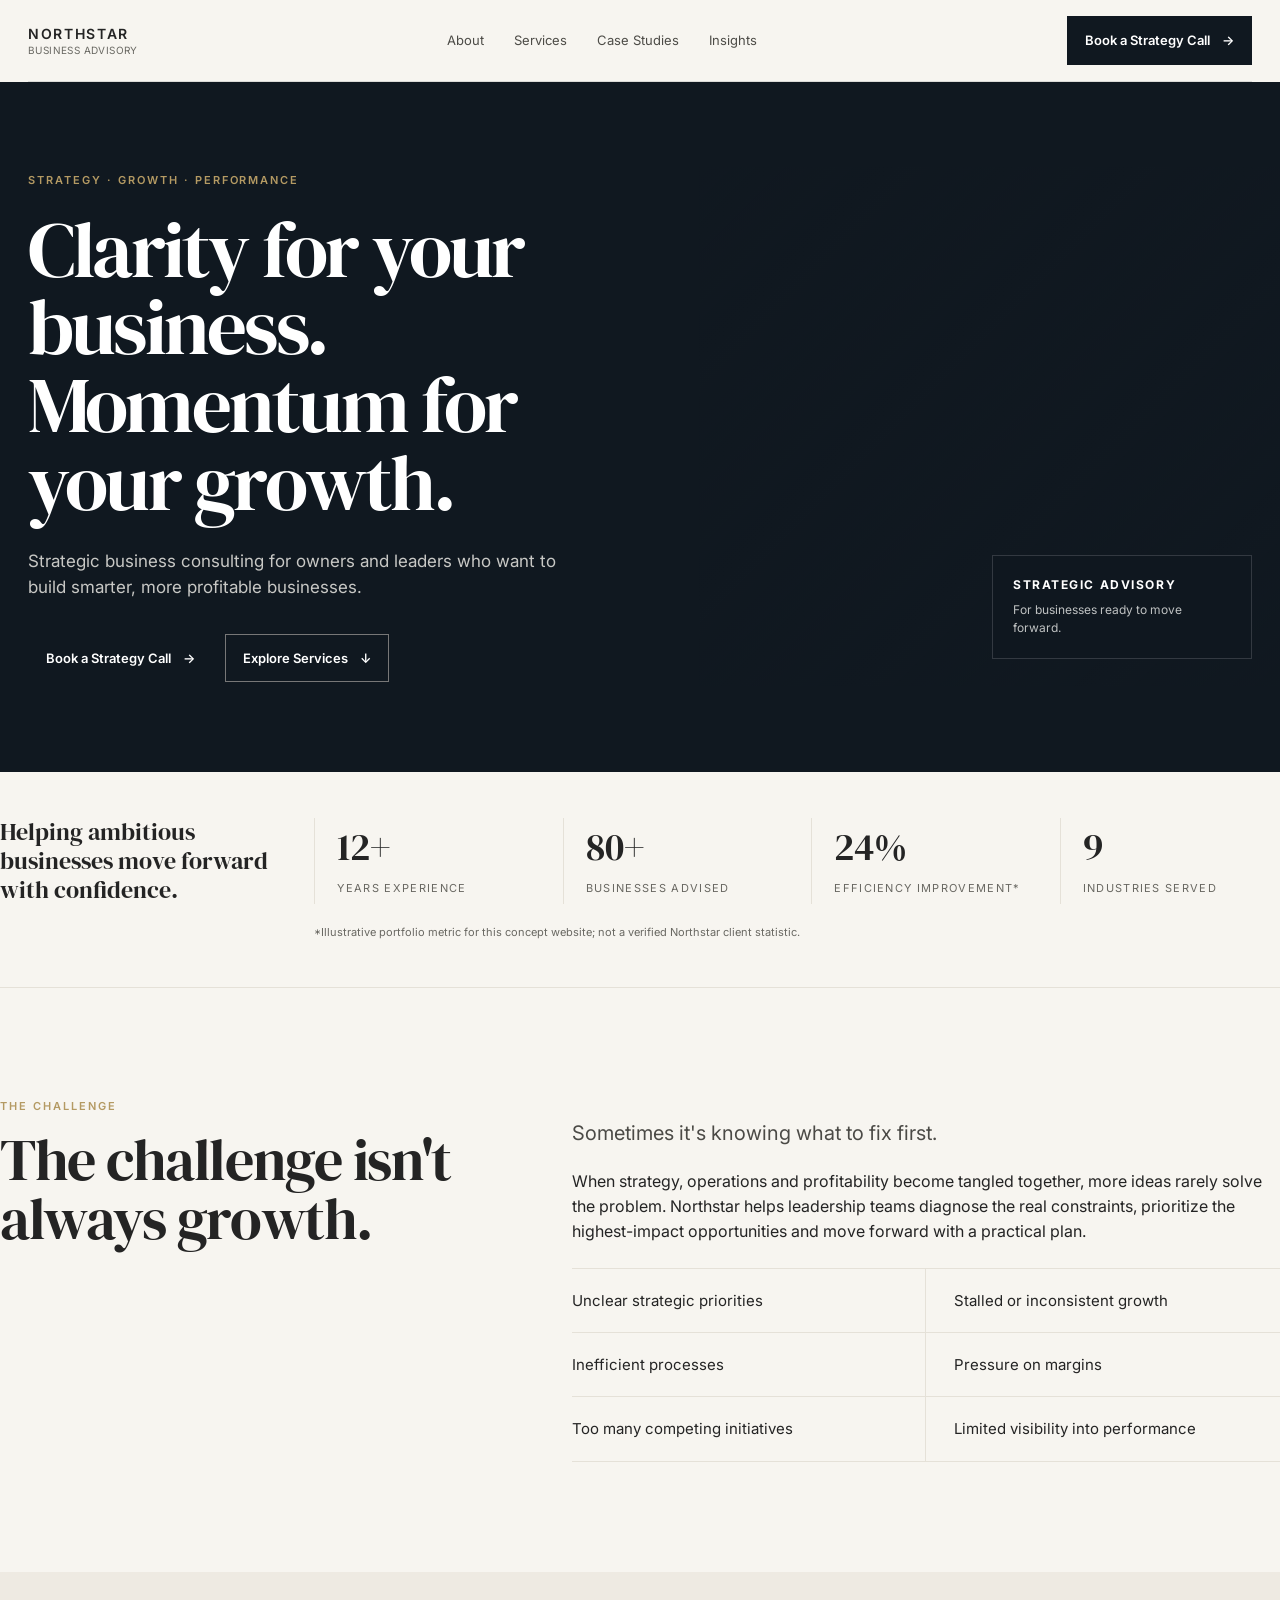
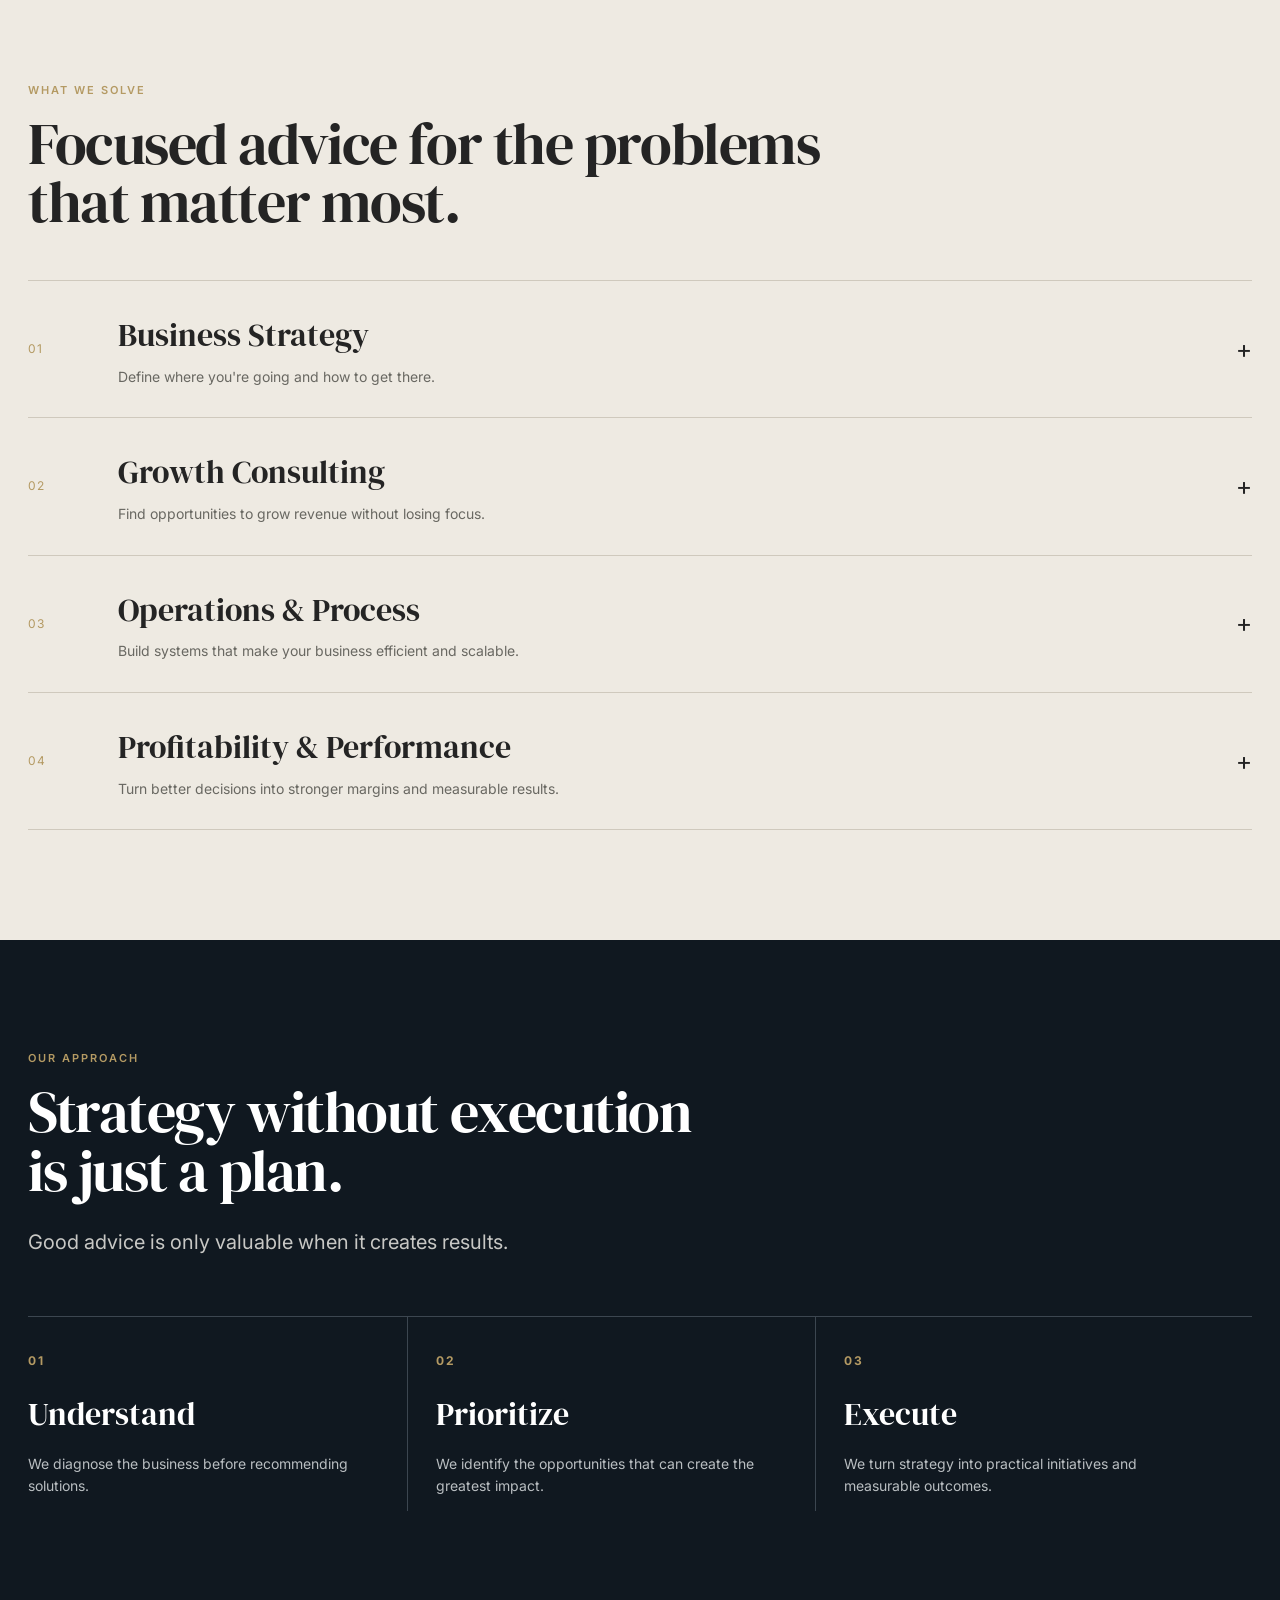
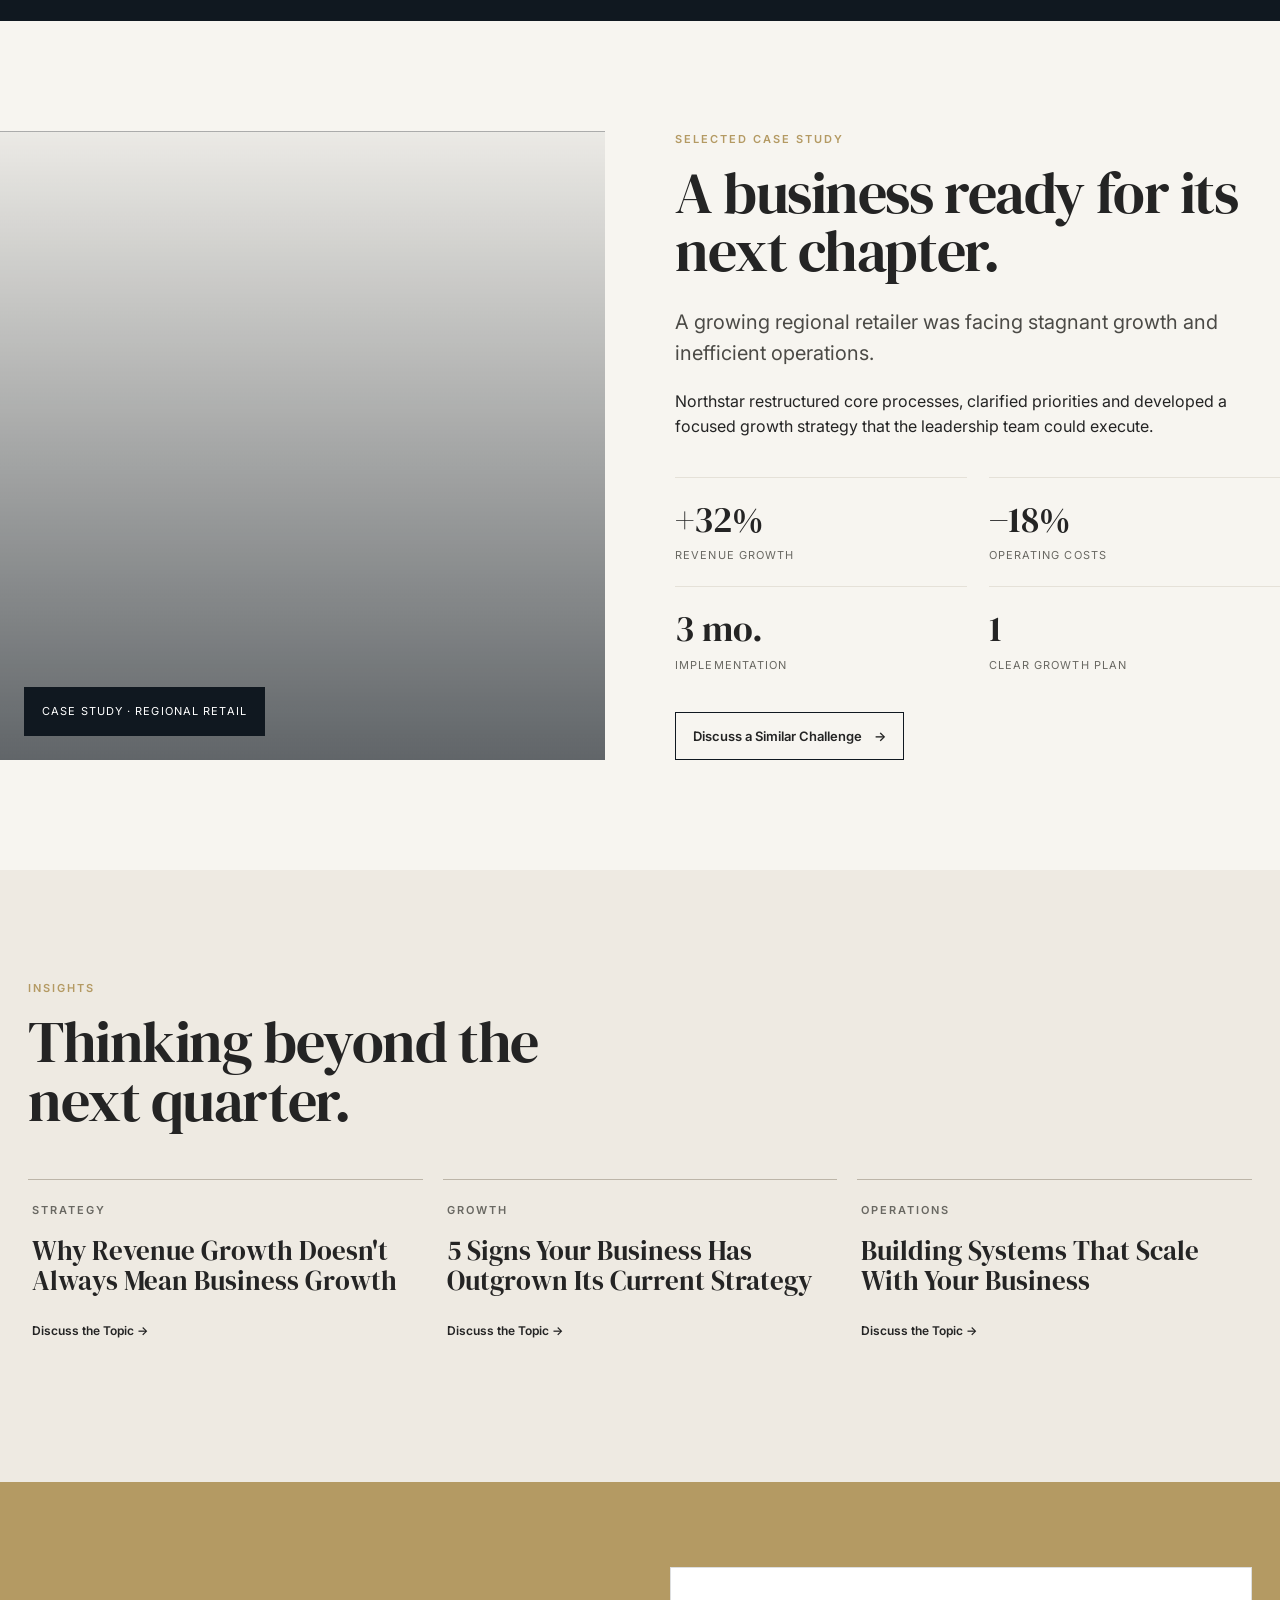
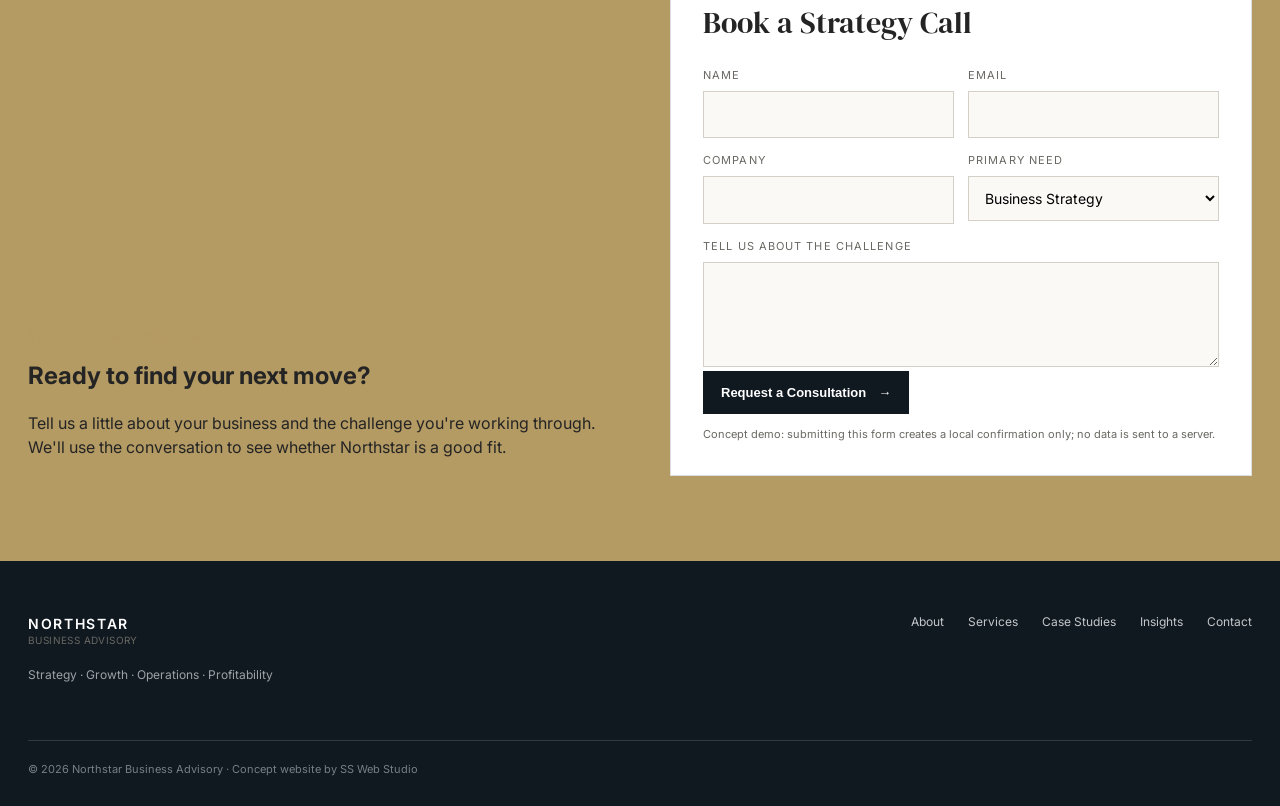
<file: index.html>
<!doctype html>
<html lang="en">
<head>
<meta charset="utf-8">
<meta name="viewport" content="width=device-width, initial-scale=1">

<title>Northstar Business Advisory</title>

<meta name="description" content="Strategic business consulting for owners and leaders who want to build smarter, more profitable businesses.">

<!-- Open Graph / Social Sharing -->
<meta property="og:title" content="Northstar Business Advisory">
<meta property="og:description" content="Strategic business consulting for owners and leaders who want to build smarter, more profitable businesses.">
<meta property="og:type" content="website">
<meta property="og:image" content="https://images.unsplash.com/photo-1497366811353-6870744d04b2?auto=format&fit=crop&w=1600&q=85">

<!-- Favicon -->
<link rel="icon" href="data:image/svg+xml,%3Csvg xmlns='http://www.w3.org/2000/svg' viewBox='0 0 100 100'%3E%3Crect width='100' height='100' fill='%23101820'/%3E%3Cpath d='M50 18 L57 43 L82 50 L57 57 L50 82 L43 57 L18 50 L43 43 Z' fill='%23b49a63'/%3E%3C/svg%3E">

<!-- Fonts -->
<link rel="preconnect" href="https://fonts.googleapis.com">
<link rel="preconnect" href="https://fonts.gstatic.com" crossorigin>
<link href="https://fonts.googleapis.com/css2?family=DM+Serif+Display&family=Inter:wght@400;500;600&display=swap" rel="stylesheet">

<style>

:root{
  --ink:#101820;
  --ivory:#f7f5f0;
  --stone:#e5e1d8;
  --text:#242424;
  --gold:#b49a63;
  --muted:#696862;
  --max:1280px;
}

*{
  box-sizing:border-box;
}

html{
  scroll-behavior:smooth;
}

body{
  margin:0;
  background:var(--ivory);
  color:var(--text);
  font-family:Inter,system-ui,sans-serif;
  line-height:1.55;
}

body.menu-open{
  overflow:hidden;
}

a{
  color:inherit;
  text-decoration:none;
}

.wrap{
  max-width:var(--max);
  margin:auto;
  padding:0 28px;
}

/* =========================
   NAVIGATION
========================= */

header.wrap{
  position:relative;
  z-index:50;
}

.nav{
  height:82px;
  display:flex;
  align-items:center;
  justify-content:space-between;
  border-bottom:1px solid rgba(16,24,32,.12);
  position:relative;
  z-index:50;
}

.brand{
  font-weight:600;
  letter-spacing:.12em;
  font-size:14px;
}

.brand small{
  display:block;
  font-weight:400;
  letter-spacing:.04em;
  color:var(--muted);
  font-size:10px;
  margin-top:-2px;
}

.links{
  display:flex;
  gap:30px;
  font-size:13px;
  color:#4d4c47;
}

.links a{
  transition:.2s;
}

.links a:hover{
  color:var(--ink);
}

.btn{
  display:inline-flex;
  align-items:center;
  justify-content:center;
  gap:12px;
  padding:13px 17px;
  border:1px solid var(--ink);
  font-size:13px;
  font-weight:600;
  transition:.25s;
  cursor:pointer;
}

.btn.dark{
  background:var(--ink);
  color:#fff;
}

.btn:hover{
  transform:translateY(-2px);
}

.btn.dark:hover{
  background:#1b2731;
}

.btn:disabled{
  opacity:.65;
  cursor:not-allowed;
  transform:none;
}

.menu-toggle{
  display:none;
  border:0;
  background:none;
  font:inherit;
  cursor:pointer;
  font-size:13px;
  color:var(--ink);
}

/*
 IMPORTANT:
 The mobile menu is hidden by default.
 It will ONLY become visible when:
 1. screen width is 900px or less
 2. JavaScript adds the .open class
*/
.mobile-menu{
  display:none;
}

/* =========================
   HERO
========================= */

.hero{
  background:var(--ink);
  color:#fff;
  min-height:690px;
  display:grid;
  grid-template-columns:1.05fr .95fr;
  gap:56px;
  align-items:center;
  padding:78px 0;
}

.hero-copy{
  padding-left:28px;
  min-width:0;
}

.hero-copy-inner{
  max-width:700px;
}

.eyebrow,
.label{
  font-size:11px;
  letter-spacing:.18em;
  text-transform:uppercase;
  color:var(--gold);
  font-weight:600;
}

.hero h1{
  font-family:'DM Serif Display',serif;
  font-weight:400;
  font-size:clamp(52px,6.2vw,86px);
  line-height:.98;
  letter-spacing:-.035em;
  margin:22px 0 26px;
  max-width:760px;
}

.hero p{
  max-width:560px;
  color:#c8c8c5;
  font-size:17px;
}

.actions{
  display:flex;
  gap:12px;
  margin-top:34px;
  flex-wrap:wrap;
}

.btn.light{
  border-color:#777;
  color:#fff;
}

.hero-art{
  min-height:520px;
  position:relative;
  overflow:hidden;
  background-image:
    linear-gradient(
      135deg,
      rgba(16,24,32,.15),
      rgba(16,24,32,.72)
    ),
    url('https://images.unsplash.com/photo-1497366811353-6870744d04b2?auto=format&fit=crop&w=1200&q=85');
  background-size:cover;
  background-position:center;
}

.art-card{
  position:absolute;
  right:28px;
  bottom:28px;
  padding:20px;
  background:rgba(16,24,32,.82);
  border:1px solid rgba(255,255,255,.15);
  backdrop-filter:blur(8px);
  max-width:260px;
}

.art-card strong{
  display:block;
  font-size:12px;
  letter-spacing:.13em;
}

.art-card span{
  display:block;
  color:#bfc2c2;
  font-size:12px;
  margin-top:6px;
}

/* =========================
   STATS
========================= */

.stats{
  padding:46px 0;
  border-bottom:1px solid var(--stone);
  display:grid;
  grid-template-columns:1.3fr repeat(4,1fr);
  gap:28px;
}

.stats .intro{
  font-family:'DM Serif Display',serif;
  font-size:24px;
  line-height:1.2;
}

.stat{
  border-left:1px solid var(--stone);
  padding-left:22px;
}

.stat b{
  font-family:'DM Serif Display',serif;
  font-size:38px;
  font-weight:400;
}

.stat span{
  display:block;
  font-size:11px;
  text-transform:uppercase;
  letter-spacing:.12em;
  color:var(--muted);
  margin-top:3px;
}

.stat-note{
  grid-column:2/-1;
  font-size:11px;
  color:var(--muted);
  margin-top:-8px;
}

/* =========================
   GENERAL SECTIONS
========================= */

.section{
  padding:110px 0;
}

.split{
  display:grid;
  grid-template-columns:.8fr 1.2fr;
  gap:100px;
}

.section h2{
  font-family:'DM Serif Display',serif;
  font-size:clamp(40px,4.5vw,62px);
  font-weight:400;
  line-height:1.02;
  letter-spacing:-.025em;
  margin:16px 0 26px;
}

.lead{
  font-size:20px;
  color:#4b4a46;
  max-width:680px;
}

.problems{
  display:grid;
  grid-template-columns:1fr 1fr;
  gap:0;
  border-top:1px solid var(--stone);
  margin-top:24px;
}

.problem{
  padding:20px 0;
  border-bottom:1px solid var(--stone);
  font-size:15px;
}

.problem:nth-child(odd){
  padding-right:28px;
  border-right:1px solid var(--stone);
}

.problem:nth-child(even){
  padding-left:28px;
}

/* =========================
   SERVICES
========================= */

.services{
  background:#eeeae2;
}

.service-list{
  margin-top:48px;
  border-top:1px solid #cfc9bd;
}

.service{
  display:grid;
  grid-template-columns:90px 1fr 60px;
  align-items:center;
  padding:30px 0;
  border-bottom:1px solid #cfc9bd;
  transition:.25s;
  cursor:pointer;
}

.service:hover{
  padding-left:14px;
  padding-right:14px;
  background:rgba(255,255,255,.35);
}

.num{
  font-size:12px;
  color:var(--gold);
  letter-spacing:.1em;
}

.service h3{
  font-family:'DM Serif Display',serif;
  font-size:32px;
  font-weight:400;
  margin:0 0 5px;
}

.service p{
  margin:0;
  color:var(--muted);
  font-size:14px;
}

.arrow{
  font-size:25px;
  text-align:right;
  transition:transform .3s ease;
}

/* Plus becomes an X */
.service[aria-expanded="true"] .arrow{
  transform:rotate(45deg);
}

.service-detail{
  display:none;
  padding:0 60px 28px 90px;
  color:#5c5a54;
  font-size:14px;
  border-bottom:1px solid #cfc9bd;
}

.service-detail.open{
  display:block;
}

/* =========================
   APPROACH
========================= */

.approach{
  background:var(--ink);
  color:#fff;
}

.approach .lead{
  color:#c8c8c5;
}

.steps{
  display:grid;
  grid-template-columns:repeat(3,1fr);
  gap:0;
  margin-top:58px;
  border-top:1px solid #3c4650;
}

.step{
  padding:30px 28px 0 0;
  border-right:1px solid #3c4650;
  margin-right:28px;
}

.step:last-child{
  border:0;
}

.step b{
  color:var(--gold);
  font-size:12px;
  letter-spacing:.15em;
}

.step h3{
  font-family:'DM Serif Display',serif;
  font-weight:400;
  font-size:32px;
  margin:18px 0 8px;
}

.step p{
  color:#b9bec1;
  font-size:14px;
}

/* =========================
   CASE STUDY
========================= */

.case{
  display:grid;
  grid-template-columns:1fr 1fr;
  gap:70px;
  align-items:stretch;
}

.case-visual{
  min-height:500px;
  position:relative;
  overflow:hidden;
  background-image:
    linear-gradient(
      0deg,
      rgba(16,24,32,.65),
      rgba(16,24,32,.05)
    ),
    url('https://images.unsplash.com/photo-1556761175-b413da4baf72?auto=format&fit=crop&w=1200&q=85');
  background-size:cover;
  background-position:center;
}

.case-tag{
  position:absolute;
  left:24px;
  bottom:24px;
  background:var(--ink);
  color:#fff;
  padding:16px 18px;
  font-size:11px;
  letter-spacing:.1em;
}

.result-grid{
  display:grid;
  grid-template-columns:1fr 1fr;
  gap:22px;
  margin:38px 0;
}

.result{
  border-top:1px solid var(--stone);
  padding-top:14px;
}

.result b{
  font-family:'DM Serif Display',serif;
  font-size:36px;
  font-weight:400;
}

.result span{
  display:block;
  font-size:11px;
  text-transform:uppercase;
  letter-spacing:.1em;
  color:var(--muted);
}

/* =========================
   INSIGHTS
========================= */

.insights{
  background:#eeeae2;
}

.cards{
  display:grid;
  grid-template-columns:repeat(3,1fr);
  gap:20px;
  margin-top:48px;
}

.card{
  border-top:1px solid #bcb5a8;
  padding:22px 4px 30px;
}

.card .label{
  color:var(--muted);
}

.card h3{
  font-family:'DM Serif Display',serif;
  font-size:27px;
  font-weight:400;
  line-height:1.1;
  margin:17px 0 22px;
}

.card a{
  font-size:12px;
  font-weight:600;
}

/* =========================
   CTA / FORM
========================= */

.cta{
  background:var(--gold);
  padding:85px 0;
}

.cta-inner{
  display:grid;
  grid-template-columns:1fr 1fr;
  gap:60px;
  align-items:end;
}

.cta h2{
  margin:12px 0 0;
}

.form-wrap{
  background:#fff;
  padding:32px;
  border:1px solid rgba(16,24,32,.14);
}

.form-wrap h3{
  font-family:'DM Serif Display',serif;
  font-size:30px;
  font-weight:400;
  margin:0 0 20px;
}

.form-grid{
  display:grid;
  grid-template-columns:1fr 1fr;
  gap:14px;
}

.field{
  display:flex;
  flex-direction:column;
  gap:7px;
}

.field.full{
  grid-column:1/-1;
}

.field label{
  font-size:11px;
  text-transform:uppercase;
  letter-spacing:.1em;
  color:var(--muted);
}

.field input,
.field select,
.field textarea{
  font:inherit;
  font-size:14px;
  border:1px solid #d4d0c7;
  background:#faf9f6;
  padding:12px;
  outline:none;
}

.field input:focus,
.field select:focus,
.field textarea:focus{
  border-color:var(--ink);
}

.field textarea{
  min-height:105px;
  resize:vertical;
}

.form-status{
  font-size:12px;
  color:#355d43;
  margin-top:12px;
  display:none;
}

.form-status.show{
  display:block;
}

.form-note{
  font-size:11px;
  color:var(--muted);
  margin:12px 0 0;
}

.cta .btn{
  margin-top:4px;
}

/* =========================
   FOOTER
========================= */

footer{
  background:var(--ink);
  color:#fff;
  padding:52px 0 28px;
}

.foot{
  display:flex;
  justify-content:space-between;
  gap:30px;
}

.foot .muted{
  color:#9da3a7;
  font-size:12px;
}

.footlinks{
  display:flex;
  gap:24px;
  font-size:12px;
  color:#c4c8ca;
}

.copyright{
  margin-top:55px;
  border-top:1px solid #303a43;
  padding-top:20px;
  font-size:11px;
  color:#777f84;
}

/* =========================
   TABLET
========================= */

@media (min-width:901px) and (max-width:1100px){

  /*
   Standardized hero constraint.
   Prevents the text from touching the image
   awkwardly at intermediate widths.
  */

  .hero{
    grid-template-columns:minmax(0,1fr) minmax(360px,.8fr);
    gap:35px;
  }

  .hero-copy{
    padding-left:28px;
    padding-right:15px;
  }

  .hero-copy-inner{
    max-width:590px;
  }

  .hero h1{
    font-size:clamp(52px,6vw,70px);
  }

  .links{
    gap:20px;
  }

  .nav > .btn{
    padding:12px 14px;
  }
}

/* =========================
   MOBILE / TABLET
========================= */

@media (max-width:900px){

  .links,
  .nav > .btn{
    display:none;
  }

  .menu-toggle{
    display:block;
  }

  /*
   IMPORTANT:
   Mobile menu stays hidden until .open is added.
  */

  .mobile-menu{
    position:fixed;
    inset:0;
    background:var(--ivory);
    z-index:40;
    padding:110px 28px 30px;
    display:none;
  }

  .mobile-menu.open{
    display:flex;
    flex-direction:column;
  }

  .mobile-menu a{
    font-family:'DM Serif Display',serif;
    font-size:42px;
    padding:12px 0;
    border-bottom:1px solid var(--stone);
  }

  .mobile-menu .mobile-cta{
    font-family:Inter,system-ui,sans-serif;
    font-size:13px;
    background:var(--ink);
    color:#fff;
    text-align:center;
    margin-top:28px;
    padding:15px;
  }

  .hero{
    grid-template-columns:1fr;
    padding:62px 0;
  }

  .hero-copy{
    padding-left:28px;
  }

  .hero-copy-inner{
    max-width:700px;
  }

  .hero-art{
    min-height:380px;
  }

  .stats{
    grid-template-columns:1fr 1fr;
  }

  .stats .intro{
    grid-column:1/-1;
  }

  .stat-note{
    grid-column:1/-1;
  }

  .split,
  .case{
    grid-template-columns:1fr;
    gap:45px;
  }

  .steps,
  .cards,
  .cta-inner{
    grid-template-columns:1fr;
  }

  .step{
    border-right:0;
    border-bottom:1px solid #3c4650;
    padding-bottom:24px;
    margin:0;
  }

  .foot{
    display:block;
  }

  .footlinks{
    margin-top:25px;
    flex-wrap:wrap;
  }
}

/* =========================
   SMALL MOBILE
========================= */

@media (max-width:560px){

  .wrap{
    padding:0 20px;
  }

  .nav{
    height:72px;
  }

  .mobile-menu{
    padding-left:20px;
    padding-right:20px;
  }

  .hero{
    min-height:auto;
  }

  .hero-copy{
    padding-left:20px;
    padding-right:20px;
  }

  .hero h1{
    font-size:50px;
  }

  .hero-art{
    min-height:320px;
  }

  .stats{
    grid-template-columns:1fr 1fr;
    gap:0;
  }

  .stat{
    padding:18px 12px;
  }

  .stat:nth-child(2n){
    border-left:1px solid var(--stone);
  }

  .section{
    padding:78px 0;
  }

  .problems{
    grid-template-columns:1fr;
  }

  .problem:nth-child(odd){
    border-right:0;
    padding-right:0;
  }

  .problem:nth-child(even){
    padding-left:0;
  }

  .service{
    grid-template-columns:48px 1fr 35px;
  }

  .service h3{
    font-size:25px;
  }

  .service-detail{
    padding:0 35px 24px 48px;
  }

  .result-grid,
  .form-grid{
    grid-template-columns:1fr;
  }

  .field.full{
    grid-column:auto;
  }

  .actions .btn{
    width:100%;
    justify-content:center;
  }

  .cta{
    padding:65px 0;
  }

  .form-wrap{
    padding:24px;
  }

  .mobile-menu a{
    font-size:34px;
  }
}


/* ===== Homepage responsive stability patch ===== */
html,body{max-width:100%;overflow-x:hidden}
img{display:block;max-width:100%}
input,select,textarea,button{min-width:0;max-width:100%}
.hero-copy,.hero-copy-inner,.cta-inner,.form-wrap,.form-grid,.case,.split{min-width:0}
.hero h1,.section h2,.step h3,.service h3,.case h2,.card h3{overflow-wrap:anywhere}

@media(max-width:900px){
  .wrap{width:100%;padding-left:20px;padding-right:20px}
  .nav{height:70px}
  .hero{grid-template-columns:1fr;gap:0;padding:0}
  .hero-copy{padding:62px 0}
  .hero-copy-inner{max-width:100%}
  .hero h1{font-size:clamp(42px,11vw,66px);max-width:100%}
  .hero p{font-size:16px}
  .hero-art{min-height:430px}
  .stats{grid-template-columns:repeat(2,minmax(0,1fr));gap:0 18px}
  .stats .intro,.stat-note{grid-column:1/-1}
  .stat{min-width:0}
  .stat b{font-size:34px}
  .split,.case,.cta-inner{grid-template-columns:1fr;gap:45px}
  .problems{grid-template-columns:1fr}
  .problem:nth-child(odd),.problem:nth-child(even){border-right:0;padding-left:0;padding-right:0}
  .service{grid-template-columns:42px minmax(0,1fr) 34px;gap:8px}
  .service:hover{padding-left:0;padding-right:0}
  .service h3{font-size:clamp(23px,6vw,30px)}
  .service-detail{padding-left:50px;padding-right:30px}
  .steps,.cards{grid-template-columns:1fr}
  .step{border-right:0;border-bottom:1px solid #3c4650;margin:0;padding:28px 0}
  .step:last-child{border-bottom:0}
  .case-visual{min-height:380px}
  .result-grid,.form-grid{grid-template-columns:1fr 1fr}
  .form-wrap{padding:28px 22px}
  .field input,.field select,.field textarea{font-size:16px}
  .foot{display:block}
  .footlinks{margin-top:28px;flex-wrap:wrap}
}
@media(max-width:560px){
  .wrap{padding-left:16px;padding-right:16px}
  .nav{height:66px}
  .mobile-menu{padding:92px 16px 24px}
  .mobile-menu a{font-size:32px}
  .hero-copy{padding:52px 0}
  .hero h1{font-size:clamp(39px,12vw,54px)}
  .hero-art{min-height:310px}
  .art-card{left:16px;right:16px;bottom:16px;max-width:none}
  .stats{grid-template-columns:1fr 1fr;gap:0 10px}
  .stat{padding:18px 8px}
  .stat b{font-size:29px}
  .stat span{font-size:10px;line-height:1.45}
  .section{padding:68px 0}
  .section h2{font-size:clamp(38px,10.5vw,52px)}
  .lead{font-size:17px}
  .service{grid-template-columns:34px minmax(0,1fr) 28px;padding:22px 0}
  .service h3{font-size:22px}
  .service-detail{padding:0 24px 22px 34px}
  .case-visual{min-height:300px}
  .case-tag{left:16px;right:16px;bottom:16px}
  .result-grid{grid-template-columns:1fr 1fr}
  .result b{font-size:29px}
  .cta{padding:62px 0}
  .form-wrap{padding:20px 15px}
  .form-grid{grid-template-columns:1fr}
  .field.full{grid-column:auto}
  .form-wrap .btn{width:100%}
  footer{padding:46px 0 26px}
  .footlinks{gap:14px 20px}
}


/* =========================================================
   FINAL MOBILE POLISH — preserves desktop design
   ========================================================= */
@media (max-width:900px){
  html{
    width:100%;
    overflow-x:hidden;
    -webkit-text-size-adjust:100%;
  }

  body{
    width:100%;
    min-width:0;
    overflow-x:hidden;
  }

  .wrap{
    width:100%;
    max-width:100%;
    margin-left:auto;
    margin-right:auto;
    padding-left:20px !important;
    padding-right:20px !important;
  }

  /* Give mobile sections a deliberate reading rhythm. */
  .section{
    padding-top:64px;
    padding-bottom:64px;
  }

  .section h2{
    font-size:clamp(38px,10.5vw,48px);
    line-height:1.06;
    letter-spacing:-.02em;
    margin-top:14px;
    margin-bottom:24px;
    max-width:100%;
  }

  .label,.eyebrow{
    font-size:10px;
    letter-spacing:.20em;
    line-height:1.5;
  }

  .lead{
    font-size:17px;
    line-height:1.65;
    margin-top:0;
    margin-bottom:22px;
  }

  .split{
    width:100%;
    grid-template-columns:minmax(0,1fr);
    gap:38px;
  }

  .split > div{
    min-width:0;
  }

  .split p{
    overflow-wrap:break-word;
  }

  .problems{
    width:100%;
    grid-template-columns:1fr;
    margin-top:26px;
  }

  .problem,
  .problem:nth-child(odd),
  .problem:nth-child(even){
    padding:17px 0;
    border-right:0;
    font-size:14px;
    line-height:1.5;
  }

  /* Stats: clean 2 × 2 dashboard instead of cramped columns. */
  .stats{
    width:100%;
    grid-template-columns:repeat(2,minmax(0,1fr));
    gap:0;
    padding:42px 20px;
  }

  .stats .intro{
    grid-column:1/-1;
    font-size:25px;
    line-height:1.18;
    padding:0 0 30px;
    max-width:340px;
  }

  .stat{
    min-width:0;
    padding:20px 14px 22px 0;
    border-left:0;
    border-top:1px solid var(--stone);
  }

  .stat:nth-of-type(odd){
    border-right:1px solid var(--stone);
    padding-right:16px;
  }

  .stat:nth-of-type(even){
    padding-left:16px;
  }

  .stat b{
    display:block;
    font-size:clamp(30px,9vw,38px);
    line-height:1;
    white-space:nowrap;
  }

  .stat span{
    font-size:9px;
    line-height:1.5;
    letter-spacing:.11em;
    margin-top:8px;
  }

  .stat-note{
    grid-column:1/-1;
    margin-top:0;
    padding-top:18px;
    font-size:10px;
    line-height:1.55;
  }

  /* Hero: no oversized type or clipped copy. */
  .hero{
    width:100%;
    grid-template-columns:1fr;
  }

  .hero-copy{
    padding:52px 20px 56px !important;
    min-width:0;
  }

  .hero-copy-inner{
    width:100%;
    max-width:100%;
    min-width:0;
  }

  .hero h1{
    font-size:clamp(40px,11.5vw,54px);
    line-height:1.02;
    max-width:100%;
    overflow-wrap:normal;
    word-break:normal;
    margin:18px 0 22px;
  }

  .hero p{
    max-width:100%;
    font-size:16px;
    line-height:1.7;
  }

  .actions{
    width:100%;
    flex-direction:column;
    gap:10px;
    margin-top:28px;
  }

  .actions .btn{
    width:100%;
    min-height:50px;
    padding:13px 16px;
  }

  .hero-art{
    width:100%;
    min-height:310px;
  }

  .art-card{
    left:20px;
    right:20px;
    bottom:20px;
    width:auto;
    max-width:none;
    padding:17px;
  }

  /* Services: balanced number / title / icon columns. */
  .service-list{
    margin-top:34px;
  }

  .service{
    width:100%;
    grid-template-columns:34px minmax(0,1fr) 28px;
    gap:10px;
    padding:21px 0;
  }

  .service h3{
    font-size:clamp(21px,6vw,26px);
    line-height:1.18;
    overflow-wrap:break-word;
  }

  .service p{
    font-size:13px;
    line-height:1.55;
  }

  .service-detail{
    padding:0 24px 22px 44px;
    font-size:13px;
    line-height:1.65;
  }

  /* Case study: keep the visual strong but avoid giant mobile blocks. */
  .case{
    width:100%;
    grid-template-columns:1fr;
    gap:0;
  }

  .case-visual{
    width:100%;
    min-height:300px;
  }

  .case-tag{
    left:16px;
    right:16px;
    bottom:16px;
    max-width:none;
    padding:13px 14px;
    font-size:9px;
    line-height:1.4;
  }

  .case > div:last-child{
    min-width:0;
    padding:48px 20px 0;
  }

  .case > div:last-child h2{
    font-size:clamp(38px,10.5vw,48px);
    line-height:1.06;
    margin-bottom:24px;
  }

  .case > div:last-child p{
    font-size:16px;
    line-height:1.72;
  }

  .result-grid{
    width:100%;
    grid-template-columns:1fr 1fr;
    gap:0 22px;
    margin:32px 0;
  }

  .result{
    min-width:0;
    padding:17px 0 22px;
  }

  .result b{
    font-size:clamp(28px,8.5vw,36px);
    line-height:1;
    white-space:nowrap;
  }

  .result span{
    font-size:9px;
    line-height:1.45;
    margin-top:8px;
  }

  .case > div:last-child > .btn{
    width:100%;
    min-height:50px;
    margin-bottom:6px;
  }

  /* Cards / insights */
  .cards{
    width:100%;
    grid-template-columns:1fr;
    gap:0;
    margin-top:32px;
  }

  .card{
    padding:24px 0 30px;
  }

  .card h3{
    font-size:25px;
    line-height:1.15;
    margin:14px 0 20px;
  }

  /* CTA + form */
  .cta{
    padding:64px 0;
  }

  .cta-inner{
    width:100%;
    grid-template-columns:1fr;
    gap:34px;
  }

  .cta h2{
    font-size:clamp(40px,11vw,54px);
    line-height:1.05;
  }

  .cta p{
    font-size:16px;
    line-height:1.7;
  }

  .form-wrap{
    width:100%;
    padding:22px 16px;
  }

  .form-grid{
    grid-template-columns:1fr;
    gap:14px;
  }

  .field.full{
    grid-column:auto;
  }

  .field input,
  .field select,
  .field textarea{
    width:100%;
    min-height:48px;
    font-size:16px;
  }

  .field textarea{
    min-height:125px;
  }

  .form-wrap .btn{
    width:100%;
    min-height:50px;
  }

  /* Footer */
  footer{
    width:100%;
    padding:48px 0 26px;
  }

  .foot{
    width:100%;
    display:block;
  }

  .footlinks{
    display:grid;
    grid-template-columns:1fr 1fr;
    gap:14px 20px;
    margin-top:28px;
  }

  .copyright{
    margin-top:38px;
    line-height:1.6;
  }
}

@media (max-width:420px){
  .wrap{
    padding-left:16px !important;
    padding-right:16px !important;
  }

  .hero-copy{
    padding-left:16px !important;
    padding-right:16px !important;
  }

  .section h2,
  .case > div:last-child h2{
    font-size:clamp(36px,10.2vw,44px);
  }

  .stats{
    padding-left:16px;
    padding-right:16px;
  }

  .stats .intro{
    font-size:23px;
  }

  .stat:nth-of-type(odd){
    padding-right:12px;
  }

  .stat:nth-of-type(even){
    padding-left:12px;
  }

  .result-grid{
    gap:0 16px;
  }

  .result b{
    font-size:28px;
  }

  .result span{
    letter-spacing:.08em;
  }
}

/* Touch devices should not use desktop hover expansion. */
@media (hover:none) and (pointer:coarse){
  .service:hover{
    padding-left:0;
    padding-right:0;
    background:transparent;
  }

  .btn:hover{
    transform:none;
  }
}

</style>
</head>

<body>

<!-- =========================
     DESKTOP / MAIN NAVIGATION
========================= -->

<header class="wrap">
  <nav class="nav">

    <a class="brand" href="#top">
      NORTHSTAR
      <small>BUSINESS ADVISORY</small>
    </a>

    <div class="links">
      <a href="#about">About</a>
      <a href="#services">Services</a>
      <a href="#case-study">Case Studies</a>
      <a href="#insights">Insights</a>
    </div>

    <a class="btn dark" href="#contact">
      Book a Strategy Call <span>→</span>
    </a>

    <button
      class="menu-toggle"
      id="menuToggle"
      aria-label="Open menu"
      aria-expanded="false"
      type="button"
    >
      MENU +
    </button>

  </nav>
</header>


<!-- =========================
     MOBILE NAVIGATION
     Hidden on desktop.
========================= -->

<div class="mobile-menu" id="mobileMenu">

  <a href="#about">About</a>
  <a href="#services">Services</a>
  <a href="#case-study">Case Studies</a>
  <a href="#insights">Insights</a>

  <a href="#contact" class="mobile-cta">
    Book a Strategy Call →
  </a>

</div>


<main id="top">

<!-- =========================
     HERO
========================= -->

<section class="hero">

  <div class="hero-copy">

    <div class="hero-copy-inner">

      <div class="eyebrow">
        Strategy · Growth · Performance
      </div>

      <h1>
        Clarity for your business.<br>
        Momentum for your growth.
      </h1>

      <p>
        Strategic business consulting for owners and leaders
        who want to build smarter, more profitable businesses.
      </p>

      <div class="actions">

        <a class="btn dark" href="#contact">
          Book a Strategy Call <span>→</span>
        </a>

        <a class="btn light" href="#services">
          Explore Services <span>↓</span>
        </a>

      </div>

    </div>

  </div>


  <div class="hero-art">

    <div class="art-card">
      <strong>STRATEGIC ADVISORY</strong>
      <span>For businesses ready to move forward.</span>
    </div>

  </div>

</section>


<!-- =========================
     STATS
========================= -->

<section class="wrap stats">

  <div class="intro">
    Helping ambitious businesses move forward with confidence.
  </div>

  <div class="stat">
    <b>12+</b>
    <span>Years Experience</span>
  </div>

  <div class="stat">
    <b>80+</b>
    <span>Businesses Advised</span>
  </div>

  <div class="stat">
    <b>24%</b>
    <span>Efficiency Improvement*</span>
  </div>

  <div class="stat">
    <b>9</b>
    <span>Industries Served</span>
  </div>

  <div class="stat-note">
    *Illustrative portfolio metric for this concept website;
    not a verified Northstar client statistic.
  </div>

</section>


<!-- =========================
     CHALLENGE
========================= -->

<section class="section wrap" id="about">

  <div class="split">

    <div>
      <div class="label">The Challenge</div>

      <h2>
        The challenge isn't always growth.
      </h2>
    </div>

    <div>

      <p class="lead">
        Sometimes it's knowing what to fix first.
      </p>

      <p>
        When strategy, operations and profitability become tangled
        together, more ideas rarely solve the problem. Northstar
        helps leadership teams diagnose the real constraints,
        prioritize the highest-impact opportunities and move
        forward with a practical plan.
      </p>

      <div class="problems">

        <div class="problem">
          Unclear strategic priorities
        </div>

        <div class="problem">
          Stalled or inconsistent growth
        </div>

        <div class="problem">
          Inefficient processes
        </div>

        <div class="problem">
          Pressure on margins
        </div>

        <div class="problem">
          Too many competing initiatives
        </div>

        <div class="problem">
          Limited visibility into performance
        </div>

      </div>

    </div>

  </div>

</section>


<!-- =========================
     SERVICES
========================= -->

<section class="section services" id="services">

  <div class="wrap">

    <div class="label">
      What We Solve
    </div>

    <h2>
      Focused advice for the problems<br>
      that matter most.
    </h2>


    <div class="service-list">


      <div
        class="service"
        role="button"
        tabindex="0"
        aria-expanded="false"
        data-target="detail1"
      >

        <div class="num">01</div>

        <div>
          <h3>Business Strategy</h3>
          <p>
            Define where you're going and how to get there.
          </p>
        </div>

        <div class="arrow">+</div>

      </div>

      <div class="service-detail" id="detail1">
        Clarify priorities, positioning, goals and a practical
        roadmap so leadership can make faster, better decisions.
      </div>


      <div
        class="service"
        role="button"
        tabindex="0"
        aria-expanded="false"
        data-target="detail2"
      >

        <div class="num">02</div>

        <div>
          <h3>Growth Consulting</h3>
          <p>
            Find opportunities to grow revenue without losing focus.
          </p>
        </div>

        <div class="arrow">+</div>

      </div>

      <div class="service-detail" id="detail2">
        Assess markets, channels and customer opportunities,
        then focus investment on the growth levers with the
        strongest potential.
      </div>


      <div
        class="service"
        role="button"
        tabindex="0"
        aria-expanded="false"
        data-target="detail3"
      >

        <div class="num">03</div>

        <div>
          <h3>Operations &amp; Process</h3>
          <p>
            Build systems that make your business efficient and scalable.
          </p>
        </div>

        <div class="arrow">+</div>

      </div>

      <div class="service-detail" id="detail3">
        Map bottlenecks, simplify workflows and establish
        operating rhythms that can support the next stage of growth.
      </div>


      <div
        class="service"
        role="button"
        tabindex="0"
        aria-expanded="false"
        data-target="detail4"
      >

        <div class="num">04</div>

        <div>
          <h3>Profitability &amp; Performance</h3>
          <p>
            Turn better decisions into stronger margins and measurable results.
          </p>
        </div>

        <div class="arrow">+</div>

      </div>

      <div class="service-detail" id="detail4">
        Connect financial and operational performance to decisions
        around pricing, costs, productivity and resource allocation.
      </div>


    </div>

  </div>

</section>


<!-- =========================
     APPROACH
========================= -->

<section class="section approach">

  <div class="wrap">

    <div class="label">
      Our Approach
    </div>

    <h2>
      Strategy without execution<br>
      is just a plan.
    </h2>

    <p class="lead">
      Good advice is only valuable when it creates results.
    </p>


    <div class="steps">

      <div class="step">

        <b>01</b>

        <h3>Understand</h3>

        <p>
          We diagnose the business before recommending solutions.
        </p>

      </div>


      <div class="step">

        <b>02</b>

        <h3>Prioritize</h3>

        <p>
          We identify the opportunities that can create the greatest impact.
        </p>

      </div>


      <div class="step">

        <b>03</b>

        <h3>Execute</h3>

        <p>
          We turn strategy into practical initiatives and measurable outcomes.
        </p>

      </div>

    </div>

  </div>

</section>


<!-- =========================
     CASE STUDY
========================= -->

<section class="section wrap" id="case-study">

  <div class="case">

    <div class="case-visual">

      <div class="case-tag">
        CASE STUDY · REGIONAL RETAIL
      </div>

    </div>


    <div>

      <div class="label">
        Selected Case Study
      </div>

      <h2>
        A business ready for its next chapter.
      </h2>

      <p class="lead">
        A growing regional retailer was facing stagnant growth
        and inefficient operations.
      </p>

      <p>
        Northstar restructured core processes, clarified priorities
        and developed a focused growth strategy that the leadership
        team could execute.
      </p>


      <div class="result-grid">

        <div class="result">
          <b>+32%</b>
          <span>Revenue Growth</span>
        </div>

        <div class="result">
          <b>−18%</b>
          <span>Operating Costs</span>
        </div>

        <div class="result">
          <b>3 mo.</b>
          <span>Implementation</span>
        </div>

        <div class="result">
          <b>1</b>
          <span>Clear Growth Plan</span>
        </div>

      </div>


      <a class="btn" href="#contact">
        Discuss a Similar Challenge <span>→</span>
      </a>

    </div>

  </div>

</section>


<!-- =========================
     INSIGHTS
========================= -->

<section class="section insights" id="insights">

  <div class="wrap">

    <div class="label">
      Insights
    </div>

    <h2>
      Thinking beyond the<br>
      next quarter.
    </h2>


    <div class="cards">

      <article class="card">

        <div class="label">
          Strategy
        </div>

        <h3>
          Why Revenue Growth Doesn't Always Mean Business Growth
        </h3>

        <a href="#contact">
          Discuss the Topic →
        </a>

      </article>


      <article class="card">

        <div class="label">
          Growth
        </div>

        <h3>
          5 Signs Your Business Has Outgrown Its Current Strategy
        </h3>

        <a href="#contact">
          Discuss the Topic →
        </a>

      </article>


      <article class="card">

        <div class="label">
          Operations
        </div>

        <h3>
          Building Systems That Scale With Your Business
        </h3>

        <a href="#contact">
          Discuss the Topic →
        </a>

      </article>

    </div>

  </div>

</section>


<!-- =========================
     CONTACT / CTA
========================= -->

<section class="cta" id="contact">

  <div class="wrap cta-inner">

    <div>

      <div class="label">
        Start a Conversation
      </div>

      <h2>
        Ready to find your next move?
      </h2>

      <p>
        Tell us a little about your business and the challenge
        you're working through. We'll use the conversation to see
        whether Northstar is a good fit.
      </p>

    </div>


    <div class="form-wrap">

      <h3>
        Book a Strategy Call
      </h3>


      <form id="consultForm">

        <div class="form-grid">

          <div class="field">

            <label for="name">
              Name
            </label>

            <input
              id="name"
              name="name"
              required
            >

          </div>


          <div class="field">

            <label for="email">
              Email
            </label>

            <input
              id="email"
              name="email"
              type="email"
              required
            >

          </div>


          <div class="field">

            <label for="company">
              Company
            </label>

            <input
              id="company"
              name="company"
            >

          </div>


          <div class="field">

            <label for="topic">
              Primary Need
            </label>

            <select id="topic" name="topic">

              <option>
                Business Strategy
              </option>

              <option>
                Growth Consulting
              </option>

              <option>
                Operations &amp; Process
              </option>

              <option>
                Profitability &amp; Performance
              </option>

            </select>

          </div>


          <div class="field full">

            <label for="message">
              Tell us about the challenge
            </label>

            <textarea
              id="message"
              name="message"
              required
            ></textarea>

          </div>

        </div>


        <button
          class="btn dark"
          id="submitButton"
          type="submit"
        >
          Request a Consultation <span>→</span>
        </button>


        <p class="form-note">
          Concept demo: submitting this form creates a local
          confirmation only; no data is sent to a server.
        </p>


        <p
          class="form-status"
          id="formStatus"
          aria-live="polite"
        >
          Thanks — your consultation request has been captured for this demo.
        </p>

      </form>

    </div>

  </div>

</section>

</main>


<!-- =========================
     FOOTER
========================= -->

<footer>

  <div class="wrap">

    <div class="foot">

      <div>

        <div class="brand">
          NORTHSTAR
          <small>BUSINESS ADVISORY</small>
        </div>

        <div
          class="muted"
          style="margin-top:18px"
        >
          Strategy · Growth · Operations · Profitability
        </div>

      </div>


      <div class="footlinks">

        <a href="#about">About</a>
        <a href="#services">Services</a>
        <a href="#case-study">Case Studies</a>
        <a href="#insights">Insights</a>
        <a href="#contact">Contact</a>

      </div>

    </div>


    <div class="copyright">
      © 2026 Northstar Business Advisory · Concept website by SS Web Studio
    </div>

  </div>

</footer>


<script>

/* =========================
   MOBILE MENU
========================= */

const menuToggle =
  document.getElementById('menuToggle');

const mobileMenu =
  document.getElementById('mobileMenu');


const setMobileMenu = (open) => {
  mobileMenu.classList.toggle('open', open);
  document.body.classList.toggle('menu-open', open);
  menuToggle.setAttribute('aria-expanded', String(open));
  menuToggle.setAttribute('aria-label', open ? 'Close menu' : 'Open menu');
  menuToggle.textContent = open ? 'CLOSE ×' : 'MENU +';
};

menuToggle.addEventListener('click', () => {
  setMobileMenu(!mobileMenu.classList.contains('open'));
});

document.addEventListener('keydown', event => {
  if (event.key === 'Escape' && mobileMenu.classList.contains('open')) {
    setMobileMenu(false);
  }
});

window.addEventListener('resize', () => {
  if (window.innerWidth > 900 && mobileMenu.classList.contains('open')) {
    setMobileMenu(false);
  }
});


/* Close mobile menu when a link is clicked */

document
  .querySelectorAll('.mobile-menu a')
  .forEach(link => {

    link.addEventListener('click', () => {

      mobileMenu.classList.remove('open');

      document.body.classList.remove('menu-open');

      menuToggle.setAttribute(
        'aria-expanded',
        'false'
      );

      menuToggle.setAttribute(
        'aria-label',
        'Open menu'
      );

      menuToggle.textContent =
        'MENU +';

    });

  });


/* =========================
   SERVICE ACCORDIONS
========================= */

document
  .querySelectorAll('.service')
  .forEach(service => {

    const toggleService = () => {

      const detail =
        document.getElementById(
          service.dataset.target
        );

      const isOpen =
        service.getAttribute(
          'aria-expanded'
        ) === 'true';

      service.setAttribute(
        'aria-expanded',
        String(!isOpen)
      );

      detail.classList.toggle(
        'open',
        !isOpen
      );

    };


    service.addEventListener(
      'click',
      event => {
        if (event.target.closest('a')) return;
        toggleService();
      }
    );


    service.addEventListener(
      'keydown',
      event => {

        if (
          event.key === 'Enter' ||
          event.key === ' '
        ) {

          event.preventDefault();

          toggleService();

        }

      }
    );

  });


/* =========================
   CONSULTATION FORM
========================= */

const consultForm =
  document.getElementById('consultForm');

const submitButton =
  document.getElementById('submitButton');

const formStatus =
  document.getElementById('formStatus');


consultForm.addEventListener(
  'submit',
  event => {

    event.preventDefault();

    /*
     IMPORTANT:
     Disable the button immediately so the
     user cannot repeatedly submit the form.
    */

    submitButton.disabled = true;

    submitButton.innerHTML =
      'Request Received ✓';

    formStatus.classList.add('show');

  }
);

</script>

</body>
</html>
</file>
